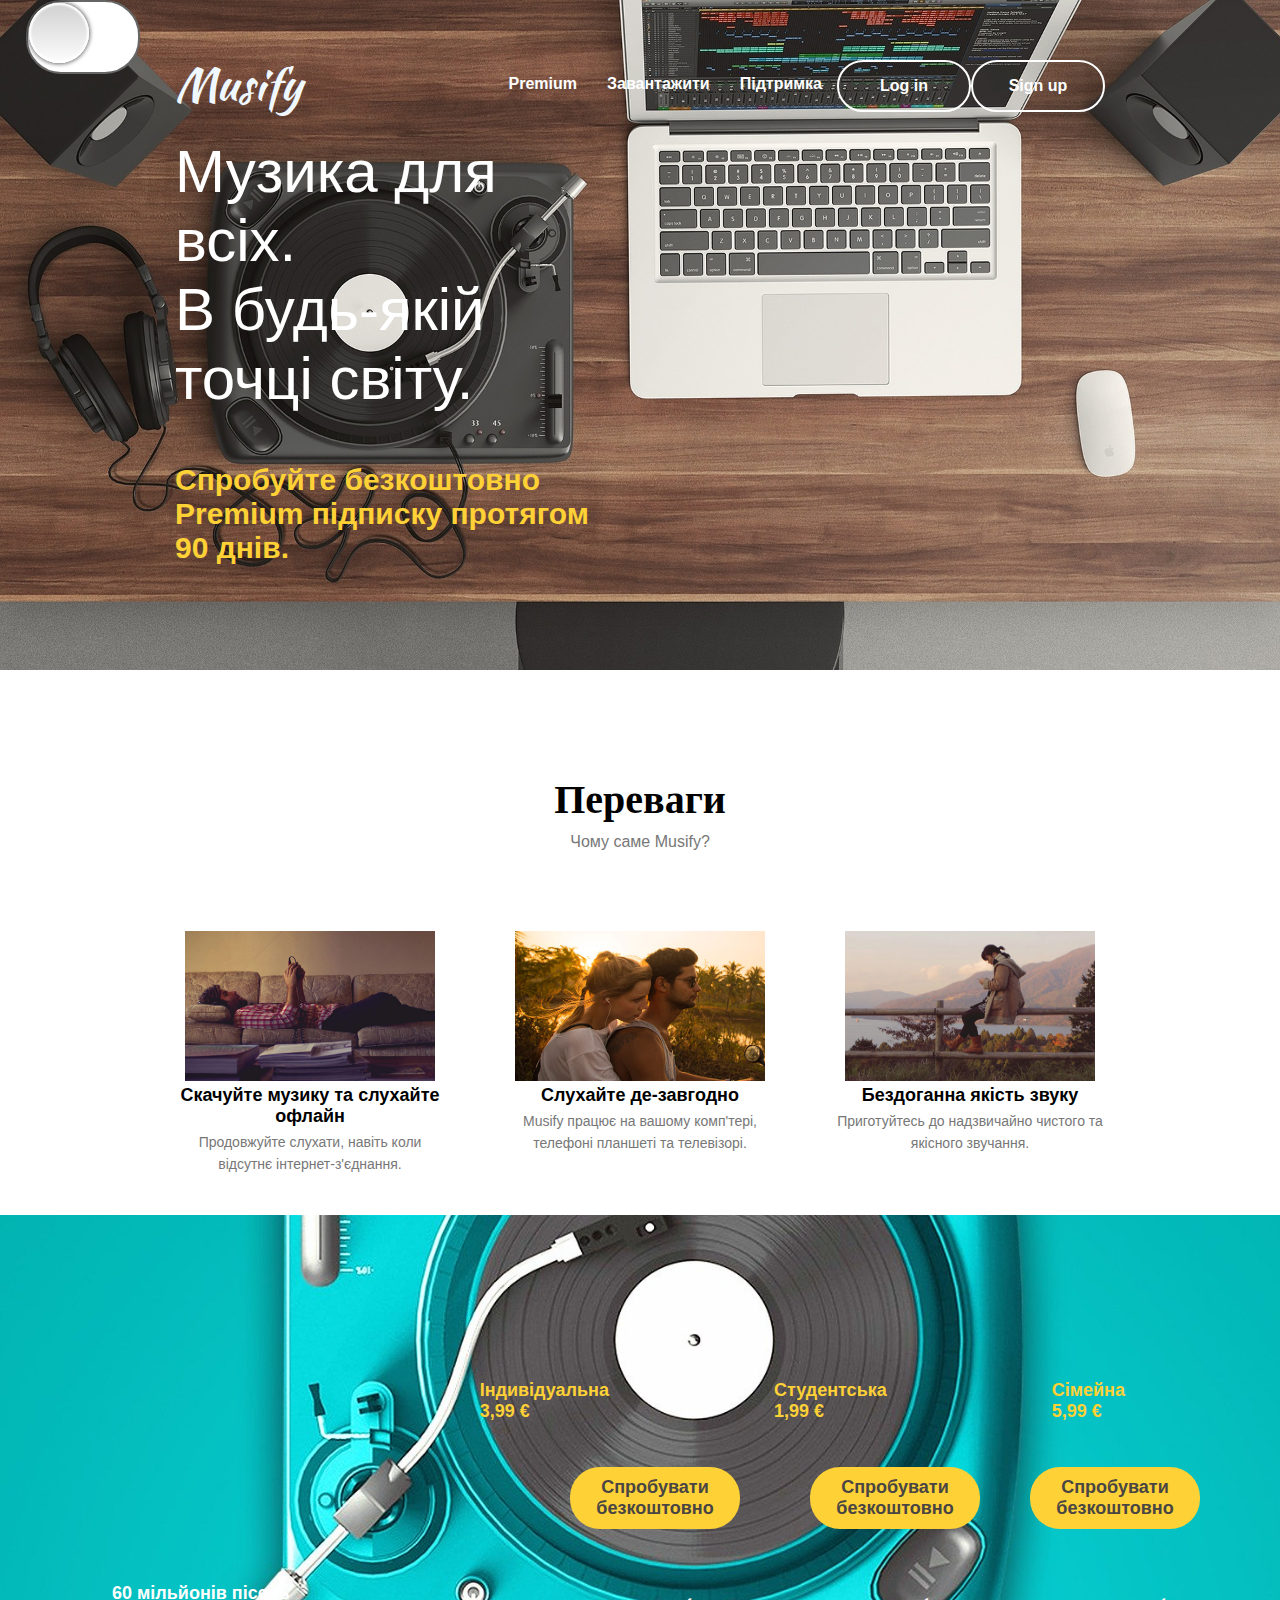
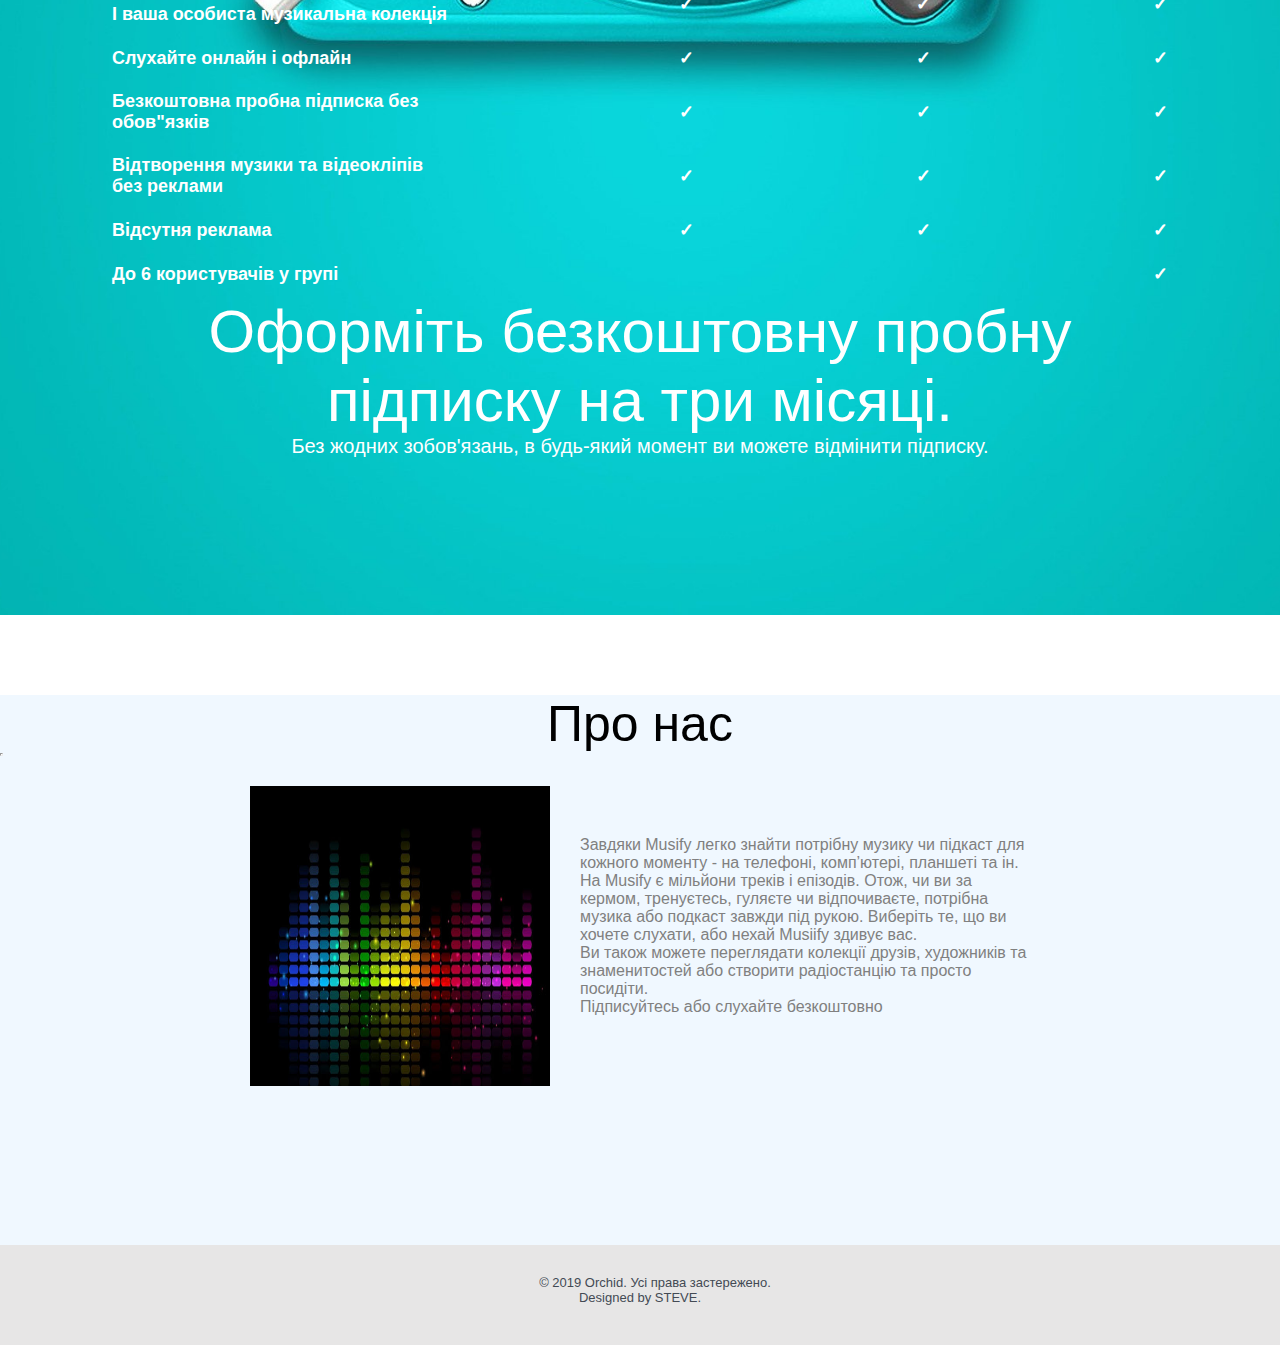
<file: index.html>
<!DOCTYPE html>
<html lang="en">
<head>
	<meta charset="UTF-8">
	<title>Musify</title>
	<link rel="stylesheet" href="css/dark.css">
	<script src="js/script.js"></script>
	<link href="https://fonts.googleapis.com/css?family=Kaushan+Script&display=swap" rel="stylesheet">
</head>
<body>
	<header>
	<div class="switch">
    	<input type="checkbox" id="switch-1" class="switch-check">
    	<label for="switch-1" class="switch-label">
       		 Опція
       	<span class="switch-slider switch-slider-on"></span>
           <span class="switch-slider switch-slider-off"></span>
    </label>
     </div>

		<div class="container">
			<div class="heading clearfix">
				<div class="logo">Musify</div>
				<nav class="menu">
					<ul>
						<li><a href="#">Premium</a>
						<ul>
						    <li><a href="#">Індивідуальна</a></li>
						    <li><a href="#">Студентська</a></li>
						    <li><a href="#">Сімейна</a></li>
						</ul>
						</li>
						<li><a href="#">Завантажити</a></li>
						<li><a href="#">Підтримка</a></li>
						<li><a class="button_1" href="#">Log in</a></li>
						<li><a class="button_2" href="registry.html">Sign up</a></li>
					</ul>
				</nav>
			</div>
				<div class="text-one">
					Музика для всіх.
					<br>
					В будь-якій точці світу.
				</div>
				<h1 class="text-two">
					Спробуйте безкоштовно Premium підписку протягом 90 днів.
				</h1>
		</div>
		<button onclick="topFunction()" id="Btn" title="Go to top">Наверх</button>
	</header>


		<section id="advantages">
		<div class="container">
			<div class="title">
				<h2>
					Переваги
				</h2>
				<p>
					Чому саме Musify? 
				</p>
			</div>
			<div class="services clearfix">
				<div class="services__item">
					<img src="img/adv_1.jpg" width="250" height="150" alt="Услуга">
					<h3>Скачуйте музику та слухайте офлайн</h3>
					<p>
                    Продовжуйте слухати, навіть коли відсутнє інтернет-з'єднання.
					</p>
				</div>
				<div class="services__item">
					<img src="img/adv_2.jpg" width="250" height="150" alt="Услуга">
					<h3>Слухайте де-завгодно</h3>
					<p>
						Musify працює на вашому комп'тері, телефоні планшеті та телевізорі.
					</p>
				</div>
				<div class="services__item">
					<img src="img/adv_3.jpg" width="250" height="150" alt="Услуга">
					<h3>Бездоганна якість звуку</h3>
					<p>
						Приготуйтесь до надзвичайно чистого та якісного звучання.
					</p>
				</div>
			</div>
		</div>
	</section>
	<section >
	
	<div class=content >
	   <div class="text_subscribes">
    <ul>
    <li><a href="#">Індивідуальна<br>3,99 &#8364;</a></li>
    <li><a href="#">Студентська<br>1,99 &#8364;</a></li>
    <li><a href="#">Сімейна<br>5,99 &#8364;</a></li>
    </ul>
    </div>
	<table>
		<tr class="top">
			<a class="button_4">Спробувати<br> безкоштовно</a>
			<a class="button_5">Спробувати<br> безкоштовно</a>
			<a class="button_6">Спробувати<br> безкоштовно</a>
		</tr>
		<tr>
			<td>60 мільйонів пісень<br>І ваша особиста музикальна колекція</td>
			<td>&#10003;</td>
			<td>&#10003;</td>
			<td>&#10003;</td>
		</tr>
		<tr>
			<td>Слухайте онлайн і офлайн</td>
			<td>&#10003;</td>
			<td>&#10003;</td>
			<td>&#10003;</td>
		</tr>
		<tr>
			<td>Безкоштовна пробна підписка без обов"язків</td>
		    <td>&#10003;</td>
			<td>&#10003;</td>
			<td>&#10003;</td>
		</tr>
		<tr>
			<td>Відтворення музики та відеокліпів без реклами</td>
			<td>&#10003;</td>
			<td>&#10003;</td>
			<td>&#10003;</td>
		</tr>
		<tr>
			<td>Відсутня реклама</td>
			<td>&#10003;</td>
			<td>&#10003;</td>
			<td>&#10003;</td>
		</tr>
		<tr>
			<td>До 6 користувачів у групі</td>
			<td></td>
			<td></td>
			<td>&#10003;</td>
		</tr>
		
	</table>

	<div class="text-three">
        Оформіть безкоштовну пробну підписку на три місяці.
    </div>
    <div class="text-four">
        Без жодних зобов'язань, в будь-який момент ви можете відмінити підписку.
    </div>
	</div>
	</section>
	
  <section id="about">
		<div class="container about">
			<div class="titles_1">
				<div class="title_1">
					Про нас
				</div>
				<hr>
			</div>
			<div class="row">
				<div class="image">
					<img src="img/equalizer.jpg" alt="">
				</div>
				<div class="text animated fadeInRight">
					<p>Завдяки Musify легко знайти потрібну музику чи підкаст для кожного моменту - на телефоні, комп’ютері, планшеті та ін.</p>
					<p>На Musify є мільйони треків і епізодів. Отож, чи ви за кермом, тренуєтесь, гуляєте чи відпочиваєте, потрібна музика або подкаст завжди під рукою. Виберіть те, що ви хочете слухати, або нехай Musiify здивує вас.</p>
					<p>Ви також можете переглядати колекції друзів, художників та знаменитостей або створити радіостанцію та просто посидіти.</p>
					<p>Підписуйтесь або слухайте безкоштовно</p>
				</div>
			</div>
		</div>
	</section>
	<footer id="contactss">
	<div class="right">
		<p class="left">© 2019 Orchid. Усі права застережено.</p>
		<p class="autor">Designed by STEVE.</p>
	</div>
    </footer>
    <script type="text/javascript" src="js/script.js"></script>
</body>
</html>
</file>
<file: css/dark.css>
*{	/*зірочка озн. усі елементи сайту вибрані */
	padding: 0;
	margin: 0;
	font-family: Arial, sans-serif;	
}
body, html{
	overflow-x: hidden;/*означає що ми керуємо відображення вмісту блочного елементу по горизонталі, якщо наш контент цільно не поміщається */
}

.clearfix:after {
	content:'';
	display: table;
	width: 100%;
	clear: both;
}

div {
	box-sizing: border-box;
}

header {
	background: url(../img/bg_1.jpg) no-repeat center top / cover;
    width: 100%;
    height: 670px;
}

.container {
    width: 930px;
	margin: 0 auto;
}

.logo {
	margin-top: 21px;
	float: left;
    font-family: 'Kaushan Script', cursive;
    font-size: 45px;
    color: aliceblue;
}

nav {
	float: right;
	margin-top: 45px;
}

.menu {
	padding: 0;
	margin: 0;
    margin-top: 30px;
}
.menu ul,
.menu ol{
    list-style: none;
}
.menu > ul{
    display: flex;
    justify-content: center;
}
.menu > ul li a{
    display: block;
    padding: 15px 15px 15px 15px;
    font-size: 16px;
    color: #fff;
    font-weight: bold;
    text-decoration: none;
}
.menu li ul{
    position: absolute;
    min-width: 150px;
    display: none;
    margin-left: -40px;
}
.menu > li > ul li a{
    padding: 10px;
    text-transform: none;
}
.menu li a:hover{
    background: #fed136;
    color: #484543;
}
.menu li:hover > ul{
    display: block;
}

.text-one {
    max-width: 340px;
	font-size: 60px;
	color: #fff;
	text-align: left;
	margin-top: 20px;

}

.text-two {
    max-width: 420px;
	font-size: 30px;
	color: #fed136;
	text-align: left;
    margin-top: 50px;
}

.button_1 {
    display: block;
	width: 100px;
    border: 2px solid #fff;
	padding: 0 0;
    border-radius: 30px;
	text-decoration: none;
	text-align: center;
	font-weight: bold;
    padding-right: 5px;
}
.button_2 {
	border-radius: 3px;
	display: block;
	width: 100px;
    border: 2px solid #fff;
	padding: 0 0;
    border-radius: 30px;
	text-decoration: none;
	text-align: center;
	font-weight: bold;
}
.button_3 {
	background: #fed136;
	color: #484543;
	border-radius: 3px;
    display: block;
	width: 240px;
	padding: 20px 0;
    margin:30px;
    border-radius: 35px;
	text-decoration: none;
	text-align: center;
	font-weight: bold;
	font-size: 18px;
	margin-top: 30px;
}
#Btn {
    display: none;
    position: fixed;
    bottom: 20px;
    right: 30px;
    z-index: 99;
    border: none;
    outline: none;
    background-color: #696969;
    color: white;
    cursor: pointer;
    padding: 15px;
    border-radius: 10px;
    font-size: 18px;
}
.title {
	padding-top: 100px;
}
.title h2 {
	font-size: 40px;
    font-family: 'Kaushan Script', cursive;
	font-weight: bold;
	text-align: center;
	margin: 0;
}

.title p {
	color: #777777;
	text-align: center;
	font-size: 16px;
	margin-top: 5px;
}

.services {
	margin-top: 80px;
}

.services__item	{
	width: 270px;
	float: left;
	text-align: center;
}

.services__item h3 {
	font-size: 18px;
	margin-bottom: 5px;
}

.services__item p {
	color: #777777;
	font-size: 14px;
	line-height: 1.55em;
}

.services__item:last-child {
	float: right;
}

.services__item:nth-child(2) {
	margin-left: 60px;
}

.content{
    background: url(../img/bg_table_3.jpg) no-repeat center top / cover;
    height: 1000px;
}
.text-three {
    max-width: 1000px;
	font-size: 60px;
	color: #fff;
	text-align: center;
	margin: 0 auto;
}
.text-four {
    max-width: 800px;
	font-size: 20px;
	color: #fff;
	text-align: center;
	margin: 0 auto;
}
.button_4 {
	background: #fed136;
	color: #484543;
	border-radius: 3px;
    display: inline-block;
	width: 170px;
	padding: 10px 0;
    margin:40px;
    border-radius: 30px;
	text-decoration: none;
	text-align: center;
	font-weight: bold;
	font-size: 18px;
	margin-top: 20px;
    margin-left: 570px;
}
.button_5 {
	background: #fed136;
	color: #484543;
	border-radius: 3px;
    display: inline-block;
	width: 170px;
	padding: 10px 0;
    margin:30px;
    border-radius: 30px;
	text-decoration: none;
	text-align: center;
	font-weight: bold;
	font-size: 18px;
	margin-top: 30px;
}
.button_6 {
	background: #fed136;
	color: #484543;
	border-radius: 3px;
    display: inline-block;
	width: 170px;
	padding: 10px 0;
    margin:20px;
    border-radius: 30px;
	text-decoration: none;
	text-align: center;
	font-weight: bold;
	font-size: 18px;
	margin-top: 30px;
}
table{
  margin-top: 20px;
  font-family: sans-serif;
  text-align: left;
  margin-right: 100px;
  margin-bottom: 50px;  
 
}

tr{
    border-collapse: collapse;
    border:3px solid white; 
}
td{
   color: white;
  padding: 10px 110px;
    font-size: 18px;
    font-weight: bold;
}
.text_subscribes{
    padding: 0;
	margin: 0;

}
.text_subscribes ol,
.text_subscribes ul{
    list-style: none;
}
.text_subscribes > ul{
    display: flex;
    justify-content: flex-end;
}
.text_subscribes > ul li a{
    display: block;
    padding: 15px 30px 15px 10px;
    font-size: 18px;
    font-weight: bold;
    color: #fed136;
    text-decoration: none;
    margin-right: 125px;
    margin-top: 150px;
}
.about {
	width: 100%;
	height: 550px;
    background-color: black;
}


.titles_1 {
	text-align: center;
}

.title_1 {
	color: aliceblue;
	font-size: 50px;
	
}

hr {
	text-align: center;
	background: white;
	width: 1px;
	height: 1px;
}

.titles_1 h1 {
	color: black;
	margin-top: -5px;
}

.row {
	margin-top: 30px;
}

.image img {
	width: 300px;
	height: 300px;
	float: left;
	margin-left: 250px;
}

.text {
	width: 450px;
	float: right;
    margin-top: 50px;
	margin-right: 250px;
	color: aliceblue;
}
.contacts {
	margin: 0 auto;
	height: 600px;
    width: 100%;
    background: url(../img/registry.jpg) no-repeat center top / cover;
}

.cont_t {
	text-align: center;
	color: #676161;
	padding-top: 15px;
	font-size: 20px;
	font-weight: 700;
}

.form {
   
	text-align: center;
}

table {
	margin: auto;
}
textarea {
	width: 300px;
	margin-top: 10px;
	font-size: 15px;
}

input {
	font-size: 20px;
	height: 40px;
	margin: 10px;
	width: 300px;
	background: #e4dcdc;
}

.right {
	height: 100px;
	background: #000;
	color: #fff;
	font-size: 13px;

}

.left {
	text-align: center;
	padding-top: 30px;
	margin-left: 30px;
}

.autor {
	text-align: center;
}
@media(max-width:1200px){
    
    .text-one{
        font-size: 50px;
    }
   
}
@media(max-width:990px){
    
    .text-one{
        font-size: 40px;
        margin-left: 300px;
    }
    .text-two{
        font-size: 30px;
        margin-left: 300px;
    }
    .button_3{
        margin-left: 300px;
    }
    .logo{
        margin-left:380px; 
    }
      .menu > ul li a{
    font-size: 30px;
    color: #fff;
}
    .title h2 {
  font-size: 50px;
}
   .title p {
  font-size: 30px;
}
    .services__item img{
        width: 300px;
        height: 200px;
    }
    .services__item h3{
        font-size:30px;
    }
     .services__item p{
        font-size:20px;
    }
    .button_5{
        margin-left: -1px;
        width: 270px;
    }
    .button_4{
        margin-left: -1px;
        width: 270px;
    }
    .button_6{
        width: 270px;
    }
    table{
  margin-top: 20px;
  margin-right: 10px;
  margin-bottom: 50px;  
    }
   .text_subscribes > ul li a{
    margin-left: -60px;
    margin-top: 450px;
    font-size: 30px;
    
}
     table{
        display: none;
    }
    .image img{
        margin-left: 300px;
        width: 400px;
        height: 400px;
    }
    .title_1 {
        padding: 12px;
        font-size: 50px;
    }
    .titles_1 h1{
        padding: 10px;
        font-size: 30px;
}
    .text{
       padding: 20px;
       width: 800px;
      margin-right:100px;
      font-size: 20px;
    }
    .text p{
        font-size: 25px;
    }
    hr{
        display: none; 
    }
    .contacts
    {
        background: white;
    }
    input {
	background: #fed136;
	color: #484543;
    display: inline-block;
	width: 700px;
    height: 150px;
    border-radius: 80px;
	text-decoration: none;
	text-align: center;
	font-weight: bold;
	font-size: 50px;
	margin-top: 100px;
}
    #contactss
    {
        margin-top:550px;  
    }
    .right{
        height: 150px;
    }
    .left{
        font-size: 30px;
    }
    .autor{
        font-size: 30px;
    }
}
@media(max-width:575px){
    
   .text-one{
        font-size: 30px;
        margin-left: 400px;
    }
    .text-two{
        font-size: 20px;
        margin-left: 250px;
    }
    .button_3{
        margin-left: 250px;
    }
    .logo{
        margin-left:200px; 
    }
      .menu > ul li a{
    font-size: 2-px;
    color: #fff;
}
    .title h2 {
  font-size: 30px;
}
   .title p {
  font-size: 30px;
}
    .services__item img{
        width: 300px;
        height: 100px;
    }
    .services__item h3{
        font-size:20px;
    }
     .services__item p{
        font-size:10px;
    }
    table{
  margin-top: 15px;
  margin-right: 8px;
  margin-bottom: 40px;  
    }
   .text_subscribes > ul li a{
    margin-left: -50px;
    margin-top: 450px;
    font-size: 25px;
    
}
     table{
        display: none;
    }
    .image img{
        margin-left: 300px;
        width: 400px;
        height: 400px;
    }
    .title_1 {
        padding: 12px;
        font-size: 40px;
    }
    .titles_1 h1{
        padding: 10px;
        font-size: 25px;
}
    .text{
       padding: 10px;
       width: 800px;
      margin-right:100px;
      font-size: 18px;
    }
    .text p{
        font-size: 25px;
    }
    hr{
        display: none; 
    }
    .contacts
    {
        background: white;
    }
    input {
	background: #fed136;
	color: #484543;
    display: inline-block;
	width: 600px;
    height: 100px;
    border-radius: 70px;
	text-decoration: none;
	text-align: center;
	font-weight: bold;
	font-size: 40px;
	margin-top: 80px;
}
    #contactss
    {
        margin-top:550px;  
    }
    .right{
        height: 150px;
    }
    .left{
        font-size: 25px;
    }
    .autor{
        font-size: 25px;
    }
}
   

.switch,
.switch-label,
.switch-slider {
    width: 60px;
    height: 30px;
    margin-left: 40px;
}
.switch-check {
    position: absolute;
    opacity: 0;
}

.switch-label,
.switch-slider {
    position: absolute;
    top: 0;
}

.switch-label {
    padding-top: 20px;
    left: 35;
    text-indent: -9999px;
}

.switch-slider {
    padding: 20px 25px;
   -moz-border-radius: 35px;
   -webkit-border-radius: 35px;
   border-radius: 35px;
   border: 2px solid #666;
   font-weight: bold;
   font-size: 20px;
   cursor: pointer;
}

.switch-slider-on {
    left: -40;
    width: 120px;
    background: #369AEE;
}

.switch-slider-off {
    right: 0;
    background: #FFF;
}

.switch-slider-off:after {
    position: absolute;
    top: 1px;
    left: 1px;
    width: 60px;
    height: 60px;
    border-radius: 50%;
    background: #E5E5E5;
    background: linear-gradient(#D0D0D0, #FDFDFD);
    box-shadow: 0 0 2px 2px #FFF inset,
    0 0 4px 1px rgba(0, 0, 0, 0.6);
    content: '';
}

.switch-label:active .switch-slider-off:after,
.switch-check:focus + .switch-label .switch-slider-off:after {
    background: #D5D5D5;
    background: linear-gradient(#C8C8C8, #E4E4E4);
}

.switch-check:checked + .switch-label .switch-slider-on {
    width: 60px;
}

.switch-check:checked + .switch-label .switch-slider-off {
    width: 10px;
}
</file>
